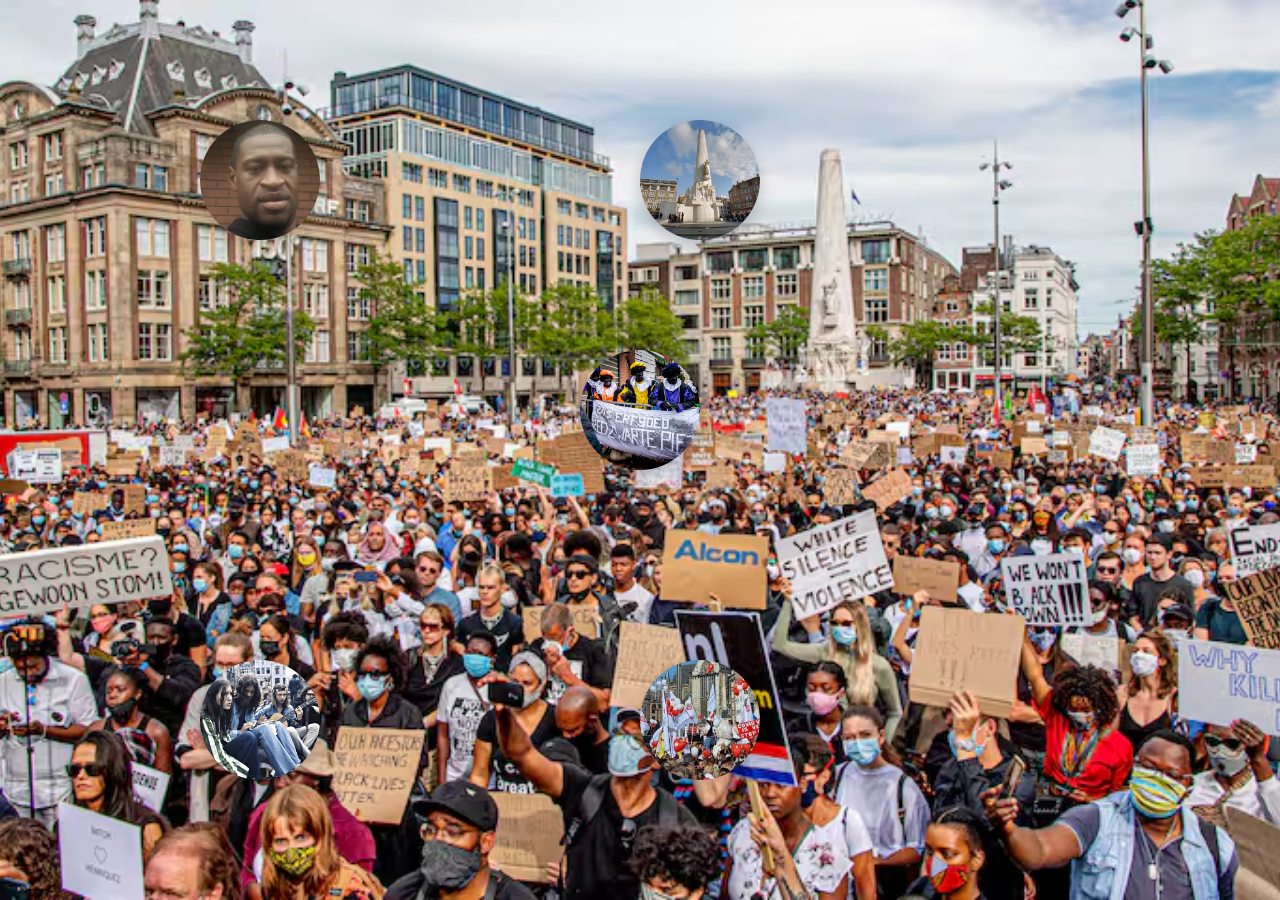
<file: index.html>
<!DOCTYPE html>
<html lang="en">
<head>
  <meta charset="UTF-8">
  <meta name="viewport" content="width=device-width, initial-scale=1.0">
  <title>De Dam</title>
  <link rel="stylesheet" href="style.css">
</head>
<body>

  <!-- Het Monument -->
  <div id="het-monument" class="bubble-container">
    <div class="bubble">
      <img src="image/Overzicht_voorzijde-Amsterdam-20357041-RCE.jpg" alt="Het Monument">
    </div>

    <div class="popup-text">
      Het Nationaal Monument op de Dam is een herdenkingsmonument voor de slachtoffers van de Tweede Wereldoorlog. Het werd onthuld in 1956 en staat symbool voor vrijheid, vrede en herdenking. Elk jaar vindt hier op 4 mei de nationale Dodenherdenking plaats.
    </div>
  </div>

  <!-- Corona Protest -->
  <div id="corona" class="bubble-container">
    <div class="bubble">
      <img src="image/Grote drukte bij coronaprotest op Dam, stoet loopt door de binnenstad.jpg" alt="Corona Protest">
    </div>

    <div class="popup-text">
      Tijdens de coronapandemie vonden op de Dam protesten plaats tegen coronamaatregelen. Sommige demonstraties trokken veel mensen, waardoor discussie ontstond over de naleving van de coronaregels.
    </div>
  </div>

  <!-- George Floyd -->
  <div id="George-Floyd" class="bubble-container">
    <div class="bubble">
      <img src="image/_112565487_floyd.png" alt="George Floyd">
    </div>

    <div class="popup-text">
      De dood van George Floyd leidde wereldwijd tot protesten tegen racisme en politiegeweld. Op de De Dam in Amsterdam kwamen op 1 juni 2020 duizenden mensen bijeen voor een grote Black Lives Matter-demonstratie om solidariteit te tonen en aandacht te vragen voor discriminatie en ongelijkheid.
    </div>
  </div>

  <!-- De jongeren -->
  <div id="jongeren" class="bubble-container">
    <div class="bubble">
      <img src="image/Jongeren_in_Amsterdam_bij_het_Monument_op_de_Dam,_Bestanddeelnr_254-9287.jpg" alt="jongeren">
    </div>

    <div class="popup-text">
      Veel jongeren werden door het Black Lives Matter-protest op de De Dam bewuster van racisme en discriminatie. Het protest motiveerde hen om zich meer uit te spreken over gelijkheid, sociale rechtvaardigheid en maatschappelijke problemen.
    </div>
  </div>

  <!-- zwarte-piet -->
  <div id="zwarte-piet" class="bubble-container">
    <div class="bubble">
      <img src="image/2017-actievoerders-voor-het-behoud-van-zwarte-piet-tijdens-de.jpg" alt="zwarte piet">
    </div>

    <div class="popup-text">
      Het Black Lives Matter-protest op de De Dam zorgde voor meer aandacht voor de discussie over Zwarte Piet. Veel mensen zagen beide onderwerpen als onderdeel van de strijd tegen racisme.
    </div>
  </div>

  <script src="script.js"></script>

</body>
</html>
</file>
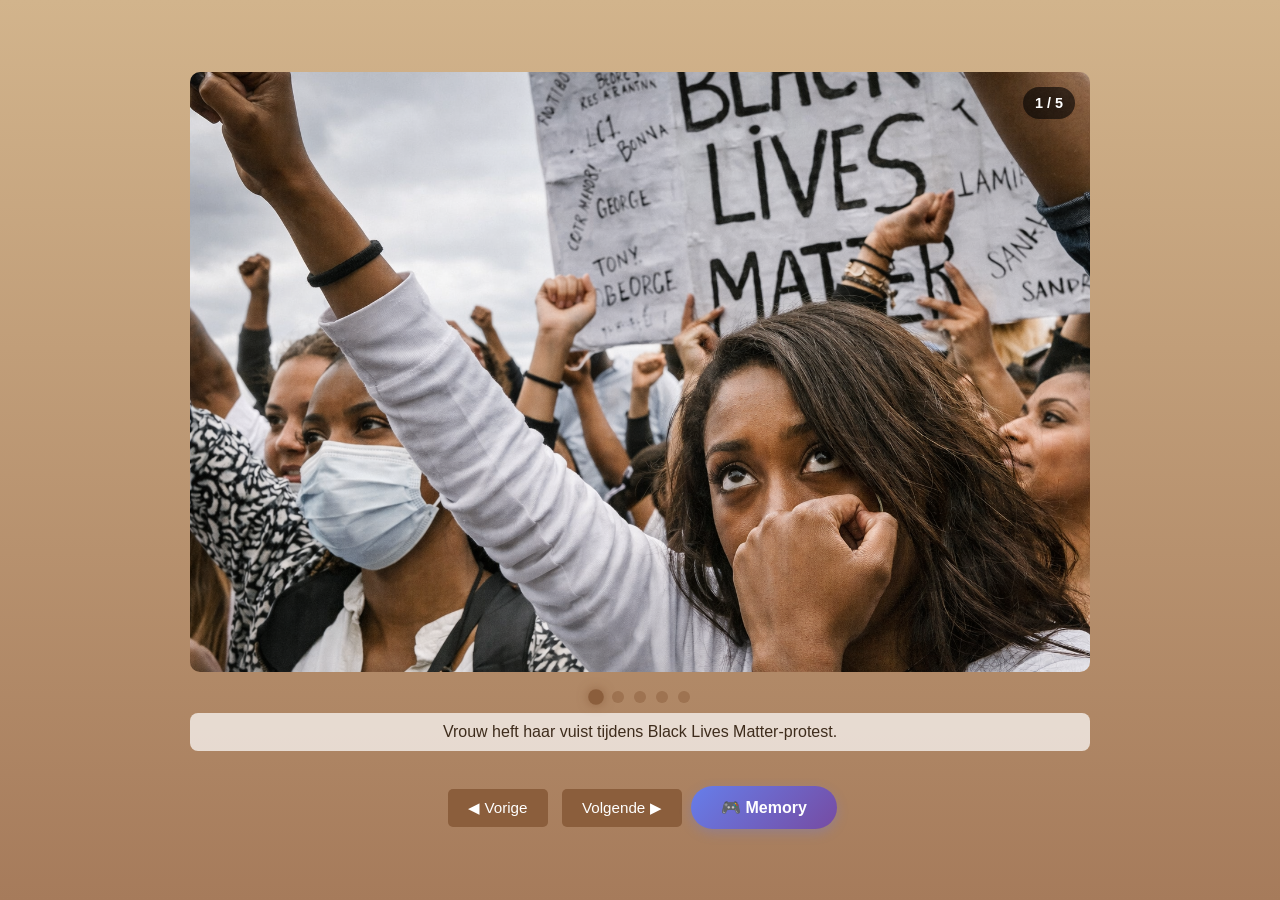
<file: Jongeren/index.html>
<!DOCTYPE html>
<html lang="nl">
<head>
  <meta charset="UTF-8">
  <meta name="viewport" content="width=device-width, initial-scale=1.0">
  <title>BLM Slideshow</title>
  <link rel="stylesheet" href="style.css">
</head>
<body>
  <div class="slideshow-container">
    <img id="slide" src="../images/Jongeren_dam.png" alt="BLM Protest Amsterdam">
    <div class="slide-counter" id="counter">1 / 5</div>
    <div class="dots-container" id="dots"></div>
    <div class="description-box" id="description"></div>
    <div class="controls">
      <button id="prev">◀ Vorige</button>
      <button id="next">Volgende ▶</button>
      <a href="minigame.html" class="minigame-link">🎮 Memory</a>
    </div>
  </div>
  <script src="script.js"></script>
</body>
</html>
</file>
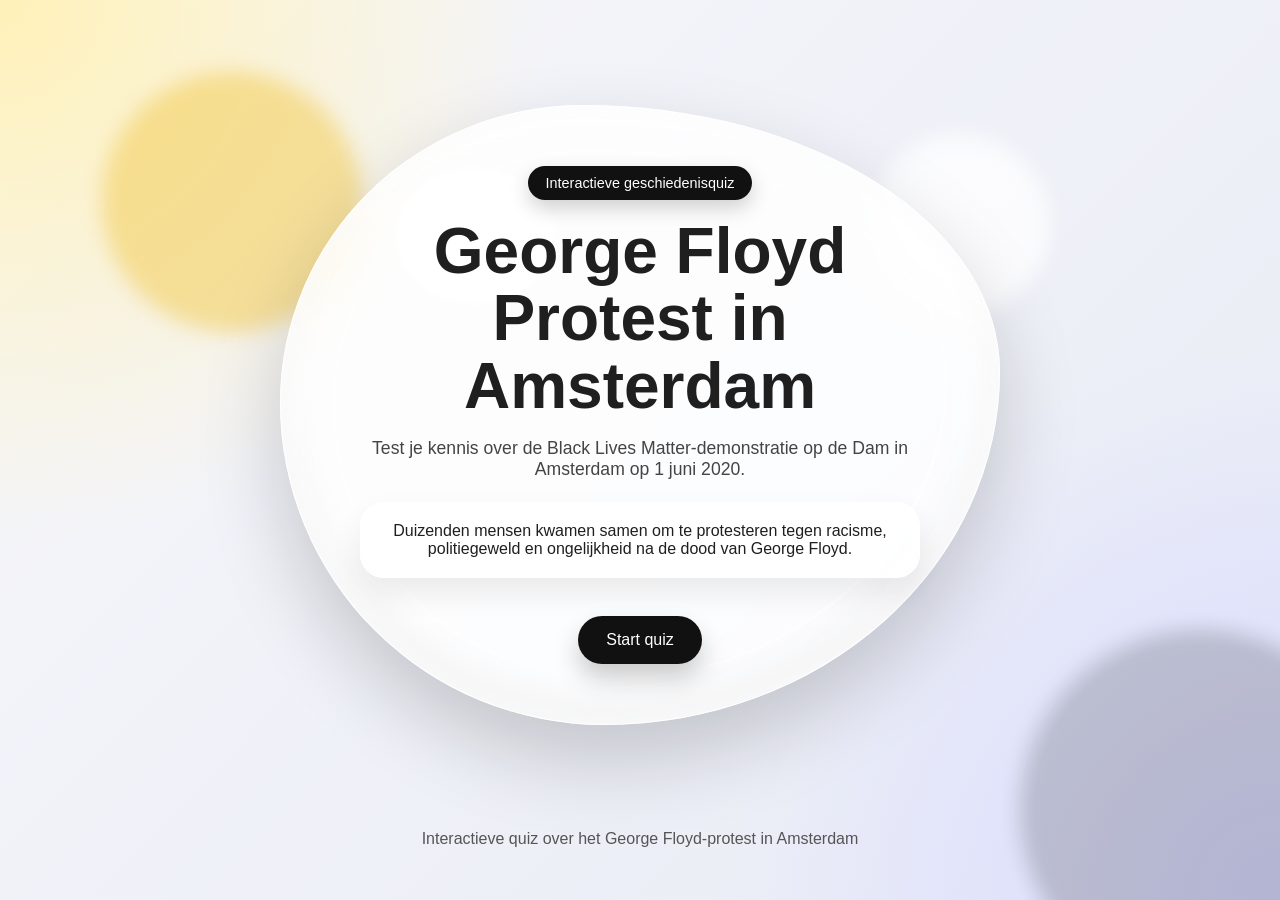
<file: Pages/Ahmed-GeorgeFloyd/index.html>
<!DOCTYPE html>
<html lang="nl">
<head>
  <meta charset="UTF-8" />
  <meta name="viewport" content="width=device-width, initial-scale=1.0" />
  <title>Quiz: George Floyd Protest in Amsterdam</title>
  <link rel="stylesheet" href="style.css" />
</head>
<body>
  <div class="bg-circle circle-one"></div>
  <div class="bg-circle circle-two"></div>
  <div class="bg-circle circle-three"></div>

  <main class="page-wrapper">
    <section class="circle-popup">
      <div id="start-screen" class="screen active">
        <p class="small-label">Interactieve geschiedenisquiz</p>
        <h1>George Floyd Protest in Amsterdam</h1>
        <p class="intro-text">
          Test je kennis over de Black Lives Matter-demonstratie op de Dam in Amsterdam op 1 juni 2020.
        </p>

        <div class="info-box">
          <p>
            Duizenden mensen kwamen samen om te protesteren tegen racisme, politiegeweld en ongelijkheid na de dood van George Floyd.
          </p>
        </div>

        <button id="start-btn" class="main-btn">Start quiz</button>
      </div>

      <div id="quiz-screen" class="screen hidden">
        <div class="quiz-top">
          <span id="question-number">Vraag 1 van 6</span>
          <span id="score-display">Score: 0</span>
        </div>

        <div class="progress-ring">
          <div class="progress-bar">
            <div id="progress-fill"></div>
          </div>
        </div>

        <h2 id="question-text">Vraag komt hier</h2>
        <div id="answer-buttons" class="answer-grid"></div>

        <p id="feedback"></p>
        <button id="next-btn" class="main-btn hidden">Volgende vraag</button>
      </div>

      <div id="result-screen" class="screen hidden">
        <p class="small-label">Resultaat</p>
        <h1>Quiz klaar!</h1>
        <p id="final-score" class="intro-text"></p>
        <p id="result-message" class="info-box"></p>
        <button id="restart-btn" class="main-btn">Opnieuw proberen</button>
      </div>
    </section>
  </main>

  <footer>
    <p>Interactieve quiz over het George Floyd-protest in Amsterdam</p>
  </footer>

  <script src="script.js"></script>
</body>
</html>
</file>
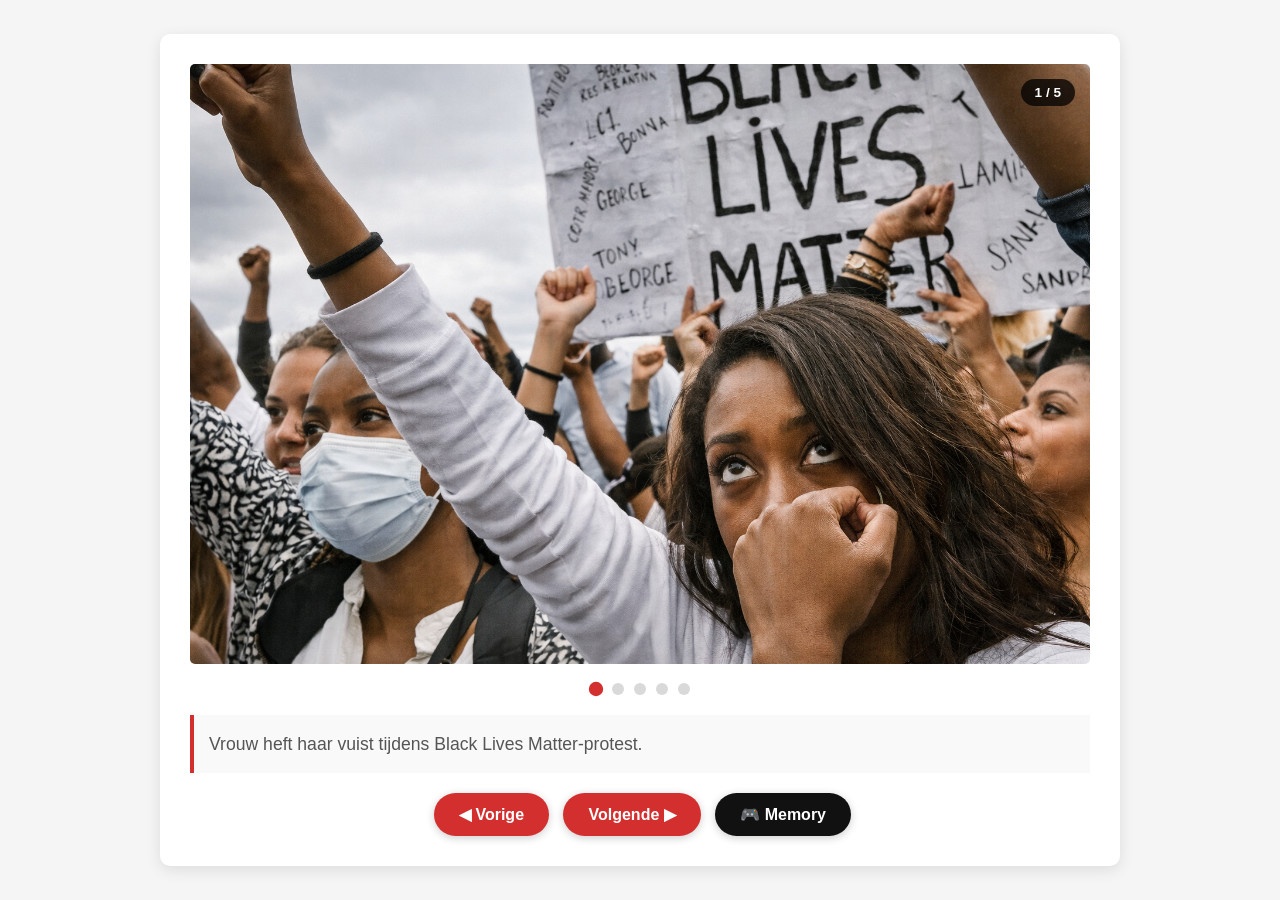
<file: Pages/Daan-Plankman-Jongeren/index.html>
<!DOCTYPE html>
<html lang="nl">
<head>
  <meta charset="UTF-8">
  <meta name="viewport" content="width=device-width, initial-scale=1.0">
  <title>BLM Slideshow</title>
  <link rel="stylesheet" href="style.css">
</head>
<body>
  <div class="slideshow-container">
    <img id="slide" src="images/Jongeren_dam.png" alt="BLM Protest Amsterdam">
    <div class="slide-counter" id="counter">1 / 5</div>
    <div class="dots-container" id="dots"></div>
    <div class="description-box" id="description"></div>
    <div class="controls">
      <button id="prev">◀ Vorige</button>
      <button id="next">Volgende ▶</button>
      <a href="minigame.html" class="minigame-link">🎮 Memory</a>
    </div>
  </div>
  <script src="script.js"></script>
</body>
</html>
</file>
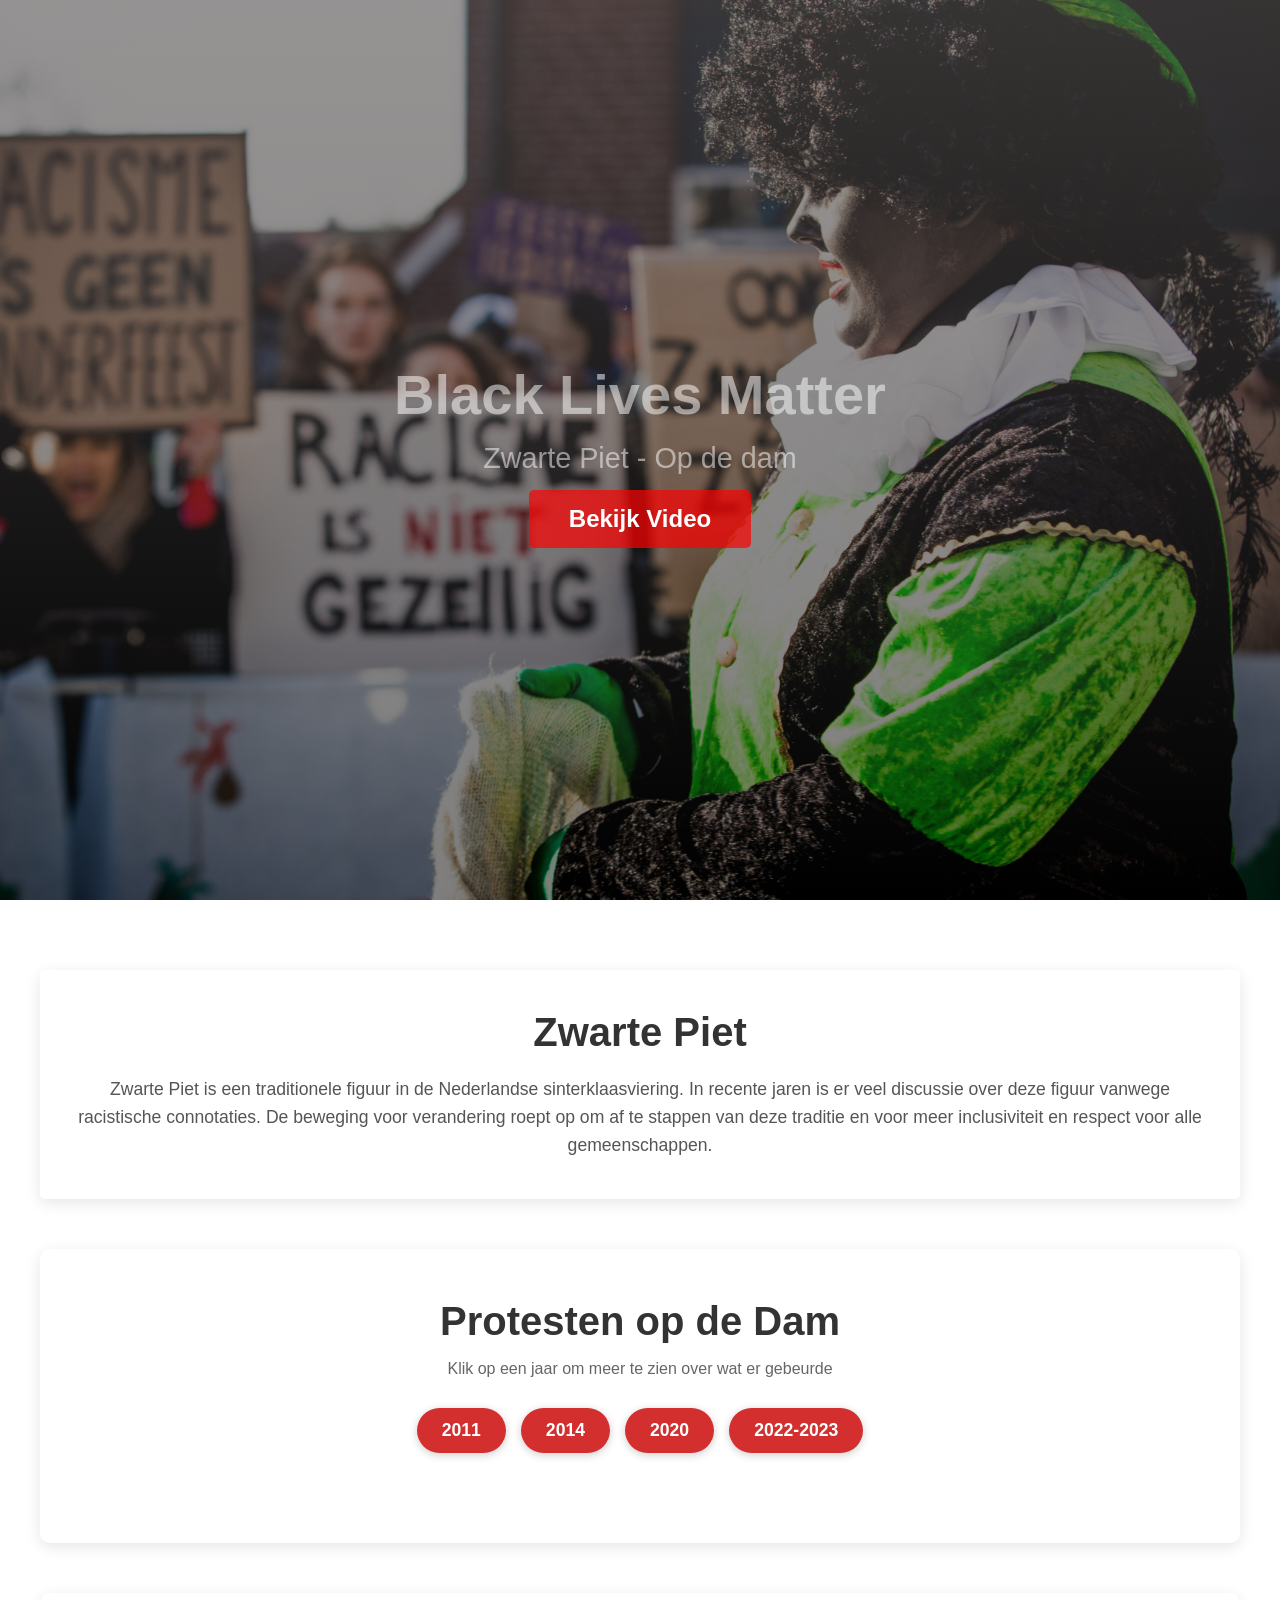
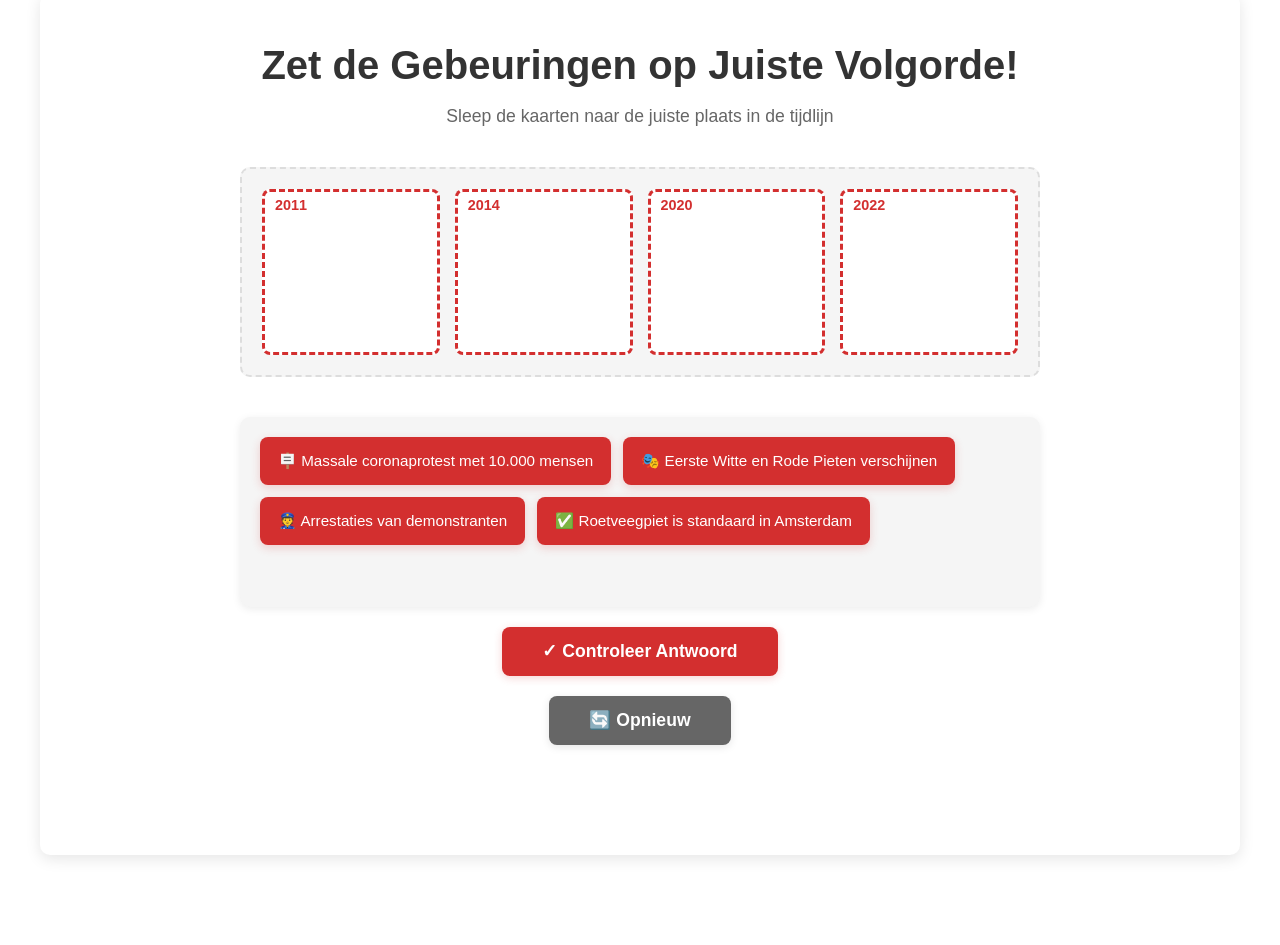
<file: Pages/Daan-Pronk-ZwartePiet/index.html>
<!DOCTYPE html>
<html lang="en">
<head>
    <meta charset="UTF-8">
    <meta name="viewport" content="width=device-width, initial-scale=1.0">
    <title>Black Lives Matter - Protest op de Dam</title>
    <link rel="stylesheet" href="style.css">
</head>
<body>
    <div class="hero-image">
        <div class="hero-text">
            <h1>Black Lives Matter</h1>
            <p>Zwarte Piet - Op de dam</p>
            <button class="play-btn" onclick="openVideoModal()">Bekijk Video</button>
        </div>
    </div>

    <div id="videoModal" class="modal">
        <div class="modal-content">
            <span class="close" onclick="closeVideoModal()">&times;</span>
            <iframe 
                width="100%" 
                height="500" 
                src="img/video.mp4" 
                frameborder="0" 
                allowfullscreen>
            </iframe>
        </div>
    </div>

    <div class="container">
        <section class="info-section">
            <h2>Zwarte Piet</h2>
            <p>
                Zwarte Piet is een traditionele figuur in de Nederlandse sinterklaasviering. In recente jaren is er veel discussie over 
                deze figuur vanwege racistische connotaties. De beweging voor verandering roept op om af te stappen van deze traditie 
                en voor meer inclusiviteit en respect voor alle gemeenschappen.
            </p>
        </section>

        <section class="timeline-section">
            <h2>Protesten op de Dam</h2>
            <p class="timeline-intro">Klik op een jaar om meer te zien over wat er gebeurde</p>
            
            <div class="timeline-container">
                <button class="timeline-button" onclick="toggleYear(2011)">2011</button>
                <button class="timeline-button" onclick="toggleYear(2014)">2014</button>
                <button class="timeline-button" onclick="toggleYear(2020)">2020</button>
                <button class="timeline-button" onclick="toggleYear(2022)">2022-2023</button>
            </div>

            <div class="timeline-content" id="year-2011">
                <h3>2011 - Het Jaar van de Eerste Arrestaties</h3>
                <div class="timeline-detail">
                    <h4>De Situatie op de Dam:</h4>
                    <p>Tijdens de landelijke intocht in Amsterdam lopen een handjevol demonstranten met shirts met de tekst 'Zwarte Piet is Racisme' rustig richting de Dam. De sfeer slaat snel om wanneer ze hardhandig door de politie worden weggedragen en gearresteerd omdat ze geen vergunning hebben.</p>
                    
                    <h4>De Betekenis:</h4>
                    <p>Dit was het absolute startschot van de moderne, zichtbare protestbeweging (met o.a. Jerry Afriyie en Quinsy Gario). Het leidde tot grote verontwaardiging over het politieoptreden.</p>

                    <img class="tijdlijn-img" src="img/2011-photo.jpg" alt="">
                </div>
            </div>

            <div class="timeline-content" id="year-2014">
                <h3>2014 - De Intocht van de 'Witte Pieten'</h3>
                <div class="timeline-detail">
                    <h4>De Situatie op de Dam:</h4>
                    <p>Het protest verschuift naar de officiële intocht op de Dam. De discussie is inmiddels ontploft. De organisatie probeert te sussen door voor het eerst 'Witte Pieten' en 'Rode Pieten' mee te laten lopen, terwijl KOZP-demonstranten op de Dam met spandoeken staan tussen het feestvierende publiek.</p>
                    
                    <h4>De Betekenis:</h4>
                    <p>Dit laat de eerste zichtbare twijfel en verandering in de traditie zien, hoewel de alternatieve Pieten destijds nog veelvuldig werden uitgejouwd.</p>
                    
                    <img class="tijdlijn-img" src="img/2014-photo.jpg" alt="">
                </div>
            </div>

            <div class="timeline-content" id="year-2020">
                <h3>2020 - Het Massale Coronaprotest</h3>
                <div class="timeline-detail">
                    <h4>De Situatie op de Dam:</h4>
                    <p>Midden in een wereldwijde pandemie stromen onverwacht niet honderden, maar ruim 10.000 mensen naar de Dam. Ze staan schouder aan schouder. De aanleiding is een internationale antiracisme-golf, maar de Zwarte Piet-discussie staat centraal op de borden.</p>
                    
                    <h4>De Betekenis:</h4>
                    <p>Het absolute kantelmoment. De schaal was zo gigantisch dat de politiek en grote bedrijven (zoals supermarkten en het Sinterklaasjournaal) diezelfde zomer nog besloten de traditionele Piet te vervangen door de Roetveegpiet.</p>
                    
                    <img class="tijdlijn-img" src="img/2020-photo.jpg" alt="">
                </div>
            </div>

            <div class="timeline-content" id="year-2022">
                <h3>2022-2023 - De Rust na de Storm</h3>
                <div class="timeline-detail">
                    <h4>De Situatie op de Dam:</h4>
                    <p>De intocht trekt over de Dam. Er zijn amper nog protesten of ME-inzetten nodig, omdat de Roetveegpiet in Amsterdam inmiddels volledig de standaard is geworden. Het debat op het plein is nagenoeg verstomd.</p>
                    
                    <h4>De Betekenis:</h4>
                    <p>Dit laat het 'eindpunt' (of de huidige status) van de transformatie op de Dam zien, waarbij de focus van de protesten is verschoven naar kleinere gemeenten buiten de Randstad.</p>
                
                    <img class="tijdlijn-img" src="img/2022-photo.jpg" alt="">

                </div>
            </div>
        </section>

        <section class="timeline-game-section">
            <h2>Zet de Gebeuringen op Juiste Volgorde!</h2>
            <p class="timeline-game-intro">Sleep de kaarten naar de juiste plaats in de tijdlijn</p>
            
            <div class="timeline-game-container">
                <div class="timeline-track" id="timelineTrack">
                    <div class="timeline-slot" data-year="2011">
                        <span class="year-label">2011</span>
                    </div>
                    <div class="timeline-slot" data-year="2014">
                        <span class="year-label">2014</span>
                    </div>
                    <div class="timeline-slot" data-year="2020">
                        <span class="year-label">2020</span>
                    </div>
                    <div class="timeline-slot" data-year="2022">
                        <span class="year-label">2022</span>
                    </div>
                </div>

                <div class="events-pool" id="eventsPool">
                    <div class="event-card" draggable="true" data-year="2020">🪧 Massale coronaprotest met 10.000 mensen</div>
                    <div class="event-card" draggable="true" data-year="2014">🎭 Eerste Witte en Rode Pieten verschijnen</div>
                    <div class="event-card" draggable="true" data-year="2011">👮 Arrestaties van demonstranten</div>
                    <div class="event-card" draggable="true" data-year="2022">✅ Roetveegpiet is standaard in Amsterdam</div>
                </div>

                <button class="check-btn" onclick="checkTimeline()">✓ Controleer Antwoord</button>
                <button class="reset-btn" onclick="resetTimeline()">🔄 Opnieuw</button>
                <div id="timelineResult" class="timeline-result"></div>
            </div>
        </section>
        </section>
    </div>

    <script src="script.js"></script>
</body>
</html>
</file>
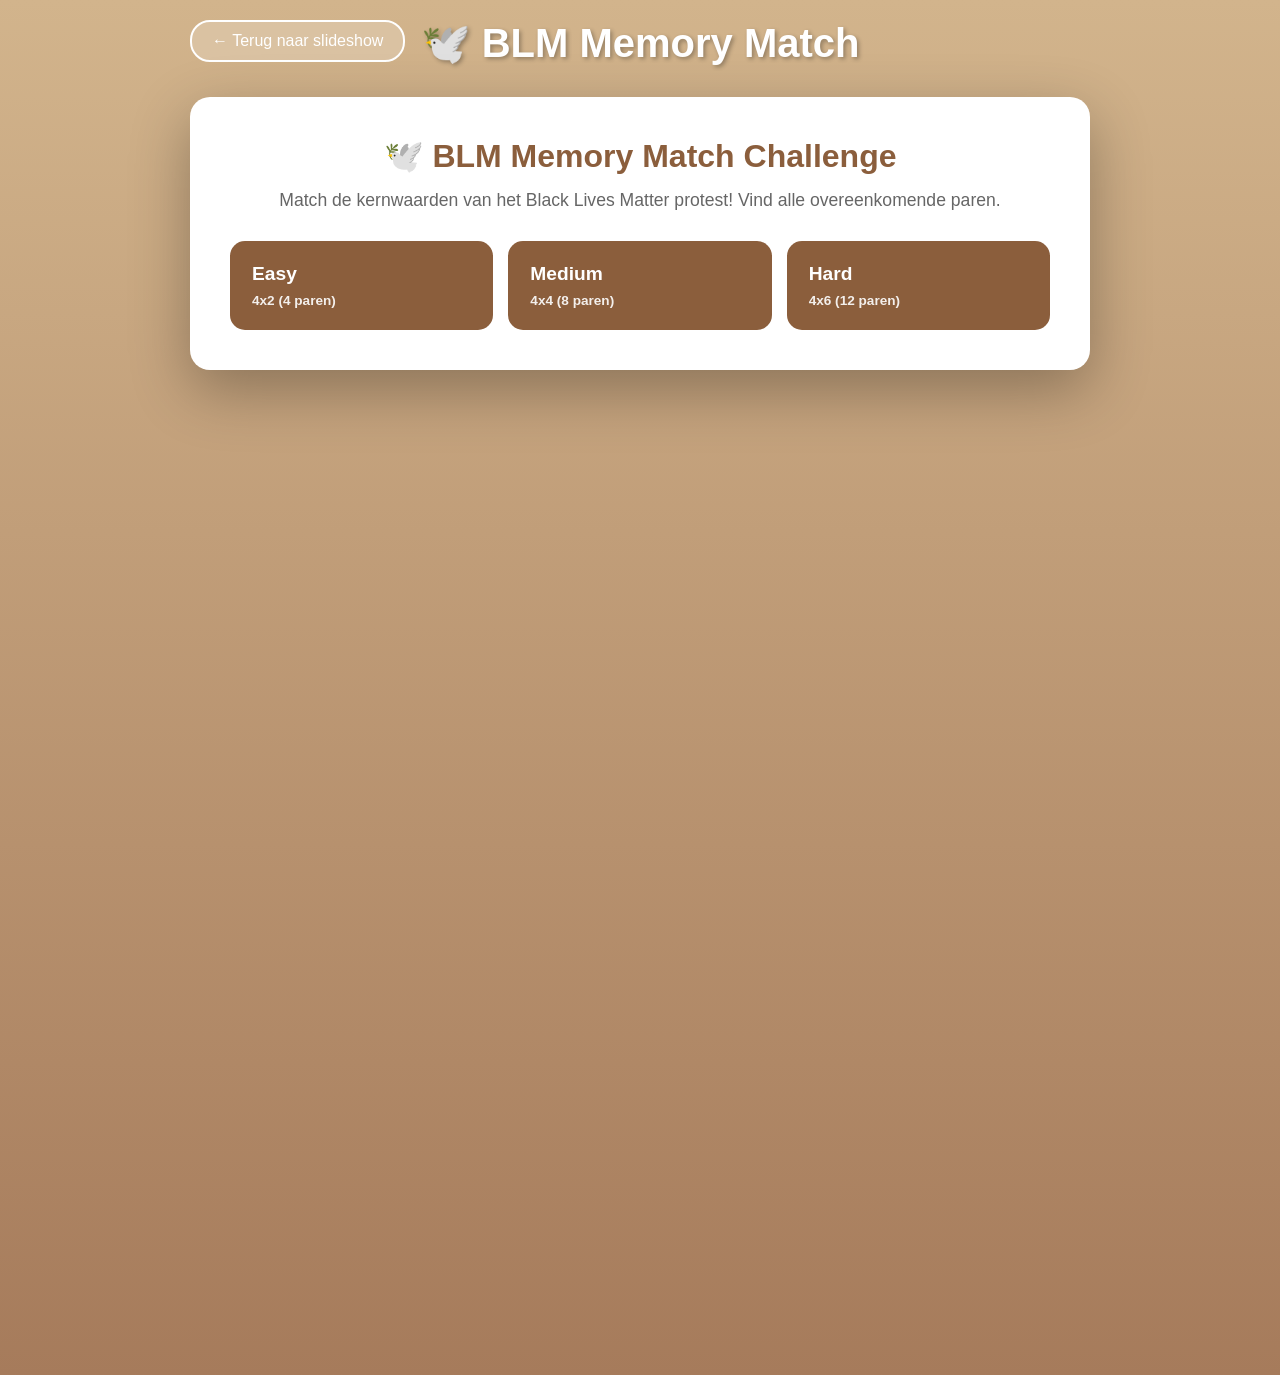
<file: Jongeren/minigame.html>
<!DOCTYPE html>
<html lang="nl">
<head>
  <meta charset="UTF-8">
  <meta name="viewport" content="width=device-width, initial-scale=1.0">
  <title>BLM Memory Match Minigame</title>
  <link rel="stylesheet" href="minigame-style.css">
</head>
<body>
  <div class="game-container">
    <div class="header">
      <h1>🕊️ BLM Memory Match</h1>
      <a href="index.html" class="home-btn">← Terug naar slideshow</a>
    </div>

    <div id="game-content">
      <!-- Start Screen -->
      <div id="start-screen" class="screen active">
        <h2>🕊️ BLM Memory Match Challenge</h2>
        <p>Match de kernwaarden van het Black Lives Matter protest! Vind alle overeenkomende paren.</p>
        <div class="difficulty-selector">
          <button class="difficulty-btn" data-difficulty="easy">
            <span>Easy</span>
            <small>4x2 (4 paren)</small>
          </button>
          <button class="difficulty-btn" data-difficulty="medium">
            <span>Medium</span>
            <small>4x4 (8 paren)</small>
          </button>
          <button class="difficulty-btn" data-difficulty="hard">
            <span>Hard</span>
            <small>4x6 (12 paren)</small>
          </button>
        </div>
      </div>

      <!-- Game Screen -->
      <div id="game-screen" class="screen">
        <div class="game-stats">
          <div class="stat">
            <span class="stat-label">Zetten:</span>
            <span class="stat-value" id="moves">0</span>
          </div>
          <div class="stat">
            <span class="stat-label">Tijd:</span>
            <span class="stat-value" id="timer">0s</span>
          </div>
          <div class="stat">
            <span class="stat-label">Paren:</span>
            <span class="stat-value"><span id="matched">0</span>/<span id="total-pairs">0</span></span>
          </div>
        </div>
        
        <div id="game-board" class="game-board"></div>
        
        <button id="restart-game-btn" class="btn-secondary">Opnieuw starten</button>
      </div>

      <!-- Win Screen -->
      <div id="win-screen" class="screen">
        <div class="win-content">
          <h2>🏆 Je hebt gewonnen!</h2>
          <div class="win-stats">
            <p>Zetten: <strong id="final-moves">0</strong></p>
            <p>Tijd: <strong id="final-time">0s</strong></p>
          </div>
          
          <div class="rating" id="rating"></div>
          
          <div class="button-group">
            <button id="play-again-btn" class="btn-primary">Opnieuw spelen</button>
            <button id="back-btn-win" class="btn-secondary">Terug naar slideshow</button>
          </div>
        </div>
      </div>
    </div>
  </div>

  <script src="minigame-script.js"></script>
</body>
</html>
</file>
<file: style.css>
body {
  font-family: Arial, sans-serif;
  min-height: 100vh;
  margin: 0;

  background-image: url("../image/onderzoek-besluitvorming-rond-black-lives-matter-protest-op-dam-was-slordig.png");
  background-repeat: no-repeat;
  background-size: cover;
  background-position: center;
}

.bubble-container {
  position: absolute;
  text-align: center;
}

/* Bubble Positions */

#het-monument {
  top: 120px;
  right: 520px;
}

#corona {
  bottom: 120px;
  right: 520px;
}

#George-Floyd {
  top: 120px;
  left: 200px;
}

#jongeren {
  bottom: 120px;
  left: 200px;
}

#zwarte-piet {
  top: 350px;
  left: 50%;
  transform: translateX(-50%);
}

/* Bubble Style */

.bubble {
  width: 120px;
  height: 120px;

  border-radius: 50%;
  overflow: hidden;
  cursor: pointer;

  box-shadow: 0 6px 15px rgba(0, 0, 0, 0.2);

  transition: transform 0.2s ease;

  display: flex;
  justify-content: center;
  align-items: center;

  margin: 0 auto;
}

.bubble:hover {
  transform: scale(1.08);
}

.bubble img {
  width: 100%;
  height: 100%;
  object-fit: cover;
}

/* Popup */

.popup-text {
  display: none;

  margin-top: 12px;
  padding: 10px 14px;

  background: white;
  border-radius: 14px;

  max-width: 220px;

  font-size: 14px;
  line-height: 1.4;

  box-shadow: 0 4px 10px rgba(0, 0, 0, 0.15);

  animation: popUp 0.25s ease;
}

.popup-text.show {
  display: inline-block;
}

@keyframes popUp {
  from {
    opacity: 0;
    transform: translateY(-5px) scale(0.95);
  }

  to {
    opacity: 1;
    transform: translateY(0) scale(1);
  }
}
</file>
<file: Jongeren/style.css>
body {
  margin: 0;
  font-family: 'Segoe UI', sans-serif;
  background: linear-gradient(to bottom, #d2b48c, #a67b5b);
  display: flex;
  justify-content: center;
  align-items: center;
  height: 100vh;
}

.slideshow-container {
  position: relative;
  width: 80%;
  max-width: 900px;
  text-align: center;
}

.slideshow-container img {
  width: 100%;
  height: auto;
  border-radius: 10px;
  object-fit: cover;
  image-rendering: crisp-edges;
}

.slideshow-container img.slideTransition {
  animation: slideTransition 0.8s ease-in-out;
}

@keyframes slideTransition {
  0% {
    opacity: 0;
    transform: translateX(30px) scale(0.95);
  }
  50% {
    opacity: 0.5;
  }
  100% {
    opacity: 1;
    transform: translateX(0) scale(1);
  }
}

.description-box {
  background-color: rgba(255, 255, 255, 0.7);
  color: #3e2c1c;
  padding: 10px;
  border-radius: 8px;
  margin-top: 10px;
  font-size: 1rem;
}

.controls {
  margin-top: 15px;
}

button {
  background-color: #8b5e3c;
  color: white;
  border: none;
  padding: 10px 20px;
  margin: 0 5px;
  border-radius: 5px;
  cursor: pointer;
  transition: all 0.3s ease;
  font-weight: 500;
  font-size: 0.95rem;
}

button:hover {
  background-color: #6d4830;
  transform: scale(1.05);
  box-shadow: 0 4px 8px rgba(0, 0, 0, 0.3);
}

button:active {
  transform: scale(0.98);
}

.slide-counter {
  position: absolute;
  top: 15px;
  right: 15px;
  background-color: rgba(0, 0, 0, 0.6);
  color: white;
  padding: 8px 12px;
  border-radius: 20px;
  font-size: 0.9rem;
  font-weight: bold;
}

.dots-container {
  display: flex;
  justify-content: center;
  gap: 10px;
  margin-top: 15px;
}

.dot {
  width: 12px;
  height: 12px;
  border-radius: 50%;
  background-color: rgba(139, 94, 60, 0.5);
  cursor: pointer;
  transition: all 0.3s ease;
}

.dot:hover {
  background-color: rgba(139, 94, 60, 0.8);
  transform: scale(1.2);
}

.dot.active {
  background-color: #8b5e3c;
  box-shadow: 0 0 8px rgba(139, 94, 60, 0.8);
  transform: scale(1.3);
}

.minigame-link {
  display: inline-block;
  margin-top: 20px;
  background: linear-gradient(135deg, #667eea 0%, #764ba2 100%);
  color: white;
  padding: 12px 30px;
  border-radius: 25px;
  text-decoration: none;
  font-weight: 600;
  cursor: pointer;
  transition: all 0.3s ease;
  box-shadow: 0 4px 12px rgba(102, 126, 234, 0.3);
}

.minigame-link:hover {
  transform: translateY(-3px);
  box-shadow: 0 8px 20px rgba(102, 126, 234, 0.5);
}

.minigame-link:active {
  transform: translateY(-1px);
}
</file>
<file: Pages/Ahmed-GeorgeFloyd/style.css>
* {
  margin: 0;
  padding: 0;
  box-sizing: border-box;
}

html {
  scroll-behavior: smooth;
}

body {
  min-height: 100vh;
  font-family: Arial, Helvetica, sans-serif;
  background:
    radial-gradient(circle at top left, #fff1b8, transparent 35%),
    radial-gradient(circle at bottom right, #d7d9ff, transparent 35%),
    linear-gradient(135deg, #f7f7fb, #e8ebf5);
  color: #1f1f1f;
  overflow-x: hidden;
}

.bg-circle {
  position: fixed;
  border-radius: 50%;
  z-index: -1;
  filter: blur(10px);
  opacity: 0.5;
  animation: float 7s ease-in-out infinite;
}

.circle-one {
  width: 260px;
  height: 260px;
  background: #f2c94c;
  top: 8%;
  left: 8%;
}

.circle-two {
  width: 360px;
  height: 360px;
  background: #111;
  right: -100px;
  bottom: -90px;
  opacity: 0.18;
  animation-delay: 1.5s;
}

.circle-three {
  width: 180px;
  height: 180px;
  background: #ffffff;
  right: 18%;
  top: 15%;
  opacity: 0.75;
  animation-delay: 3s;
}

.page-wrapper {
  min-height: calc(100vh - 70px);
  display: flex;
  align-items: center;
  justify-content: center;
  padding: 40px 20px;
}

.circle-popup {
  width: min(92vw, 720px);
  min-height: 620px;
  padding: 55px;
  border-radius: 42% 58% 55% 45% / 48% 43% 57% 52%;
  background: rgba(255, 255, 255, 0.82);
  backdrop-filter: blur(20px);
  box-shadow:
    0 35px 80px rgba(0, 0, 0, 0.18),
    inset 0 0 40px rgba(255, 255, 255, 0.9),
    inset 0 -18px 40px rgba(0, 0, 0, 0.06);
  border: 1px solid rgba(255, 255, 255, 0.9);
  display: flex;
  align-items: center;
  justify-content: center;
  animation: popIn 0.9s cubic-bezier(0.16, 1, 0.3, 1), morph 8s ease-in-out infinite;
  position: relative;
}

.circle-popup::before {
  content: "";
  position: absolute;
  width: 22%;
  height: 22%;
  top: 10%;
  left: 16%;
  border-radius: 50%;
  background: rgba(255, 255, 255, 0.75);
  filter: blur(2px);
}

.circle-popup::after {
  content: "";
  position: absolute;
  width: 85%;
  height: 85%;
  border-radius: inherit;
  border: 2px solid rgba(255, 255, 255, 0.55);
  pointer-events: none;
}

.screen {
  width: 100%;
  max-width: 560px;
  text-align: center;
  position: relative;
  z-index: 2;
  animation: softFade 0.45s ease;
}

.hidden {
  display: none;
}

.small-label {
  display: inline-block;
  background: #111;
  color: white;
  padding: 9px 18px;
  border-radius: 999px;
  font-size: 0.9rem;
  margin-bottom: 18px;
  box-shadow: 0 8px 20px rgba(0, 0, 0, 0.18);
}

h1 {
  font-size: clamp(2.1rem, 6vw, 4rem);
  line-height: 1.05;
  margin-bottom: 18px;
}

h2 {
  font-size: clamp(1.6rem, 4vw, 2.4rem);
  line-height: 1.2;
  margin-bottom: 24px;
}

.intro-text {
  font-size: 1.1rem;
  margin-bottom: 22px;
  color: #444;
}

.info-box {
  background: rgba(255, 255, 255, 0.75);
  border-radius: 24px;
  padding: 20px;
  margin: 20px 0;
  box-shadow:
    0 15px 30px rgba(0, 0, 0, 0.08),
    inset 0 0 20px rgba(255, 255, 255, 0.9);
}

.info-box p {
  margin: 0;
}

.main-btn {
  border: none;
  background: #111;
  color: white;
  padding: 15px 28px;
  border-radius: 999px;
  font-size: 1rem;
  cursor: pointer;
  margin-top: 18px;
  transition:
    transform 0.25s ease,
    box-shadow 0.25s ease,
    background 0.25s ease;
  box-shadow: 0 14px 26px rgba(0, 0, 0, 0.2);
}

.main-btn:hover {
  transform: translateY(-5px) scale(1.04);
  background: #2b2b2b;
  box-shadow: 0 22px 35px rgba(0, 0, 0, 0.25);
}

.main-btn:active {
  transform: translateY(-1px) scale(0.98);
}

.quiz-top {
  display: flex;
  justify-content: space-between;
  gap: 15px;
  margin-bottom: 18px;
  font-weight: bold;
  color: #333;
}

.progress-ring {
  background: rgba(255, 255, 255, 0.6);
  padding: 8px;
  border-radius: 999px;
  margin-bottom: 28px;
  box-shadow: inset 0 0 12px rgba(0, 0, 0, 0.08);
}

.progress-bar {
  height: 12px;
  background: #e4e4e4;
  border-radius: 999px;
  overflow: hidden;
}

#progress-fill {
  height: 100%;
  width: 0%;
  background: #f2c94c;
  border-radius: 999px;
  transition: width 0.55s cubic-bezier(0.16, 1, 0.3, 1);
}

.answer-grid {
  display: grid;
  gap: 14px;
  margin-top: 20px;
}

.answer-btn {
  border: 2px solid rgba(0, 0, 0, 0.08);
  background: rgba(255, 255, 255, 0.9);
  color: #222;
  padding: 16px 18px;
  border-radius: 20px;
  cursor: pointer;
  font-size: 1rem;
  text-align: left;
  transition:
    transform 0.25s ease,
    background 0.25s ease,
    border-color 0.25s ease,
    box-shadow 0.25s ease;
  box-shadow: 0 10px 22px rgba(0, 0, 0, 0.06);
}

.answer-btn:hover {
  transform: translateX(8px) scale(1.02);
  border-color: #f2c94c;
  box-shadow: 0 16px 30px rgba(0, 0, 0, 0.12);
}

.answer-btn:disabled {
  cursor: not-allowed;
}

.correct {
  background: #c8f7c5;
  border-color: #27ae60;
  animation: answerPop 0.35s ease;
}

.wrong {
  background: #ffd1d1;
  border-color: #c0392b;
  animation: shake 0.35s ease;
}

#feedback {
  min-height: 30px;
  margin-top: 18px;
  font-weight: bold;
}

footer {
  text-align: center;
  color: #555;
  padding: 0 20px 25px;
}

footer p {
  margin: 0;
}

@keyframes popIn {
  from {
    opacity: 0;
    transform: scale(0.45) translateY(40px);
  }

  to {
    opacity: 1;
    transform: scale(1) translateY(0);
  }
}

@keyframes morph {
  0% {
    border-radius: 42% 58% 55% 45% / 48% 43% 57% 52%;
  }

  50% {
    border-radius: 58% 42% 45% 55% / 43% 57% 43% 57%;
  }

  100% {
    border-radius: 42% 58% 55% 45% / 48% 43% 57% 52%;
  }
}

@keyframes float {
  0% {
    transform: translateY(0) scale(1);
  }

  50% {
    transform: translateY(-25px) scale(1.05);
  }

  100% {
    transform: translateY(0) scale(1);
  }
}

@keyframes softFade {
  from {
    opacity: 0;
    transform: scale(0.96) translateY(10px);
  }

  to {
    opacity: 1;
    transform: scale(1) translateY(0);
  }
}

@keyframes answerPop {
  0% {
    transform: scale(1);
  }

  50% {
    transform: scale(1.04);
  }

  100% {
    transform: scale(1);
  }
}

@keyframes shake {
  0% {
    transform: translateX(0);
  }

  25% {
    transform: translateX(-6px);
  }

  50% {
    transform: translateX(6px);
  }

  75% {
    transform: translateX(-4px);
  }

  100% {
    transform: translateX(0);
  }
}

@media (max-width: 700px) {
  .page-wrapper {
    padding: 25px 14px;
  }

  .circle-popup {
    width: 100%;
    min-height: auto;
    padding: 35px 24px;
    border-radius: 32px;
    animation: popIn 0.9s cubic-bezier(0.16, 1, 0.3, 1);
  }

  .circle-popup::before,
  .circle-popup::after {
    display: none;
  }

  .quiz-top {
    flex-direction: column;
    align-items: center;
  }

  .answer-btn {
    text-align: center;
  }
}
</file>
<file: Pages/Daan-Plankman-Jongeren/style.css>
body {
  margin: 0;
  font-family: 'Arial', sans-serif;
  background-color: #f5f5f5;
  color: #333;
  display: flex;
  justify-content: center;
  align-items: center;
  height: 100vh;
}

.slideshow-container {
  position: relative;
  width: 80%;
  max-width: 900px;
  text-align: center;
  background-color: #fff;
  padding: 30px;
  border-radius: 10px;
  box-shadow: 0 4px 15px rgba(0, 0, 0, 0.1);
}

.slideshow-container img {
  width: 100%;
  height: auto;
  border-radius: 5px;
  object-fit: cover;
}

.slideshow-container img.slideTransition {
  animation: slideTransition 0.4s ease;
}

@keyframes slideTransition {
  from {
    opacity: 0;
    transform: translateY(-5px);
  }
  to {
    opacity: 1;
    transform: translateY(0);
  }
}

.description-box {
  color: #555;
  font-size: 1.1rem;
  line-height: 1.6;
  margin: 20px 0;
  padding: 15px;
  border-left: 4px solid #d32f2f;
  background-color: #f9f9f9;
  text-align: left;
}

.controls {
  margin-top: 20px;
}

button {
  background-color: #d32f2f;
  color: white;
  border: none;
  padding: 12px 25px;
  margin: 0 5px;
  border-radius: 25px;
  cursor: pointer;
  transition: all 0.3s ease;
  font-weight: bold;
  font-size: 1rem;
  box-shadow: 0 2px 8px rgba(0, 0, 0, 0.2);
}

button:hover {
  background-color: #c71c1c;
  transform: translateY(-2px);
  box-shadow: 0 4px 12px rgba(0, 0, 0, 0.3);
}

.slide-counter {
  position: absolute;
  top: 45px;
  right: 45px;
  background-color: rgba(0, 0, 0, 0.75);
  color: white;
  padding: 6px 14px;
  border-radius: 20px;
  font-size: 0.85rem;
  font-weight: bold;
}

.dots-container {
  display: flex;
  justify-content: center;
  gap: 10px;
  margin-top: 15px;
}

.dot {
  width: 12px;
  height: 12px;
  border-radius: 50%;
  background-color: rgba(0, 0, 0, 0.15);
  cursor: pointer;
  transition: all 0.3s ease;
}

.dot:hover {
  background-color: rgba(211, 47, 47, 0.5);
}

.dot.active {
  background-color: #d32f2f;
  transform: scale(1.2);
}

.minigame-link {
  display: inline-block;
  margin-top: 0;
  margin-left: 5px;
  background: #111;
  color: white;
  padding: 12px 25px;
  border-radius: 25px;
  text-decoration: none;
  font-weight: bold;
  font-size: 1rem;
  cursor: pointer;
  transition: all 0.3s ease;
  box-shadow: 0 2px 8px rgba(0, 0, 0, 0.2);
}

.minigame-link:hover {
  background-color: #2b2b2b;
  transform: translateY(-2px);
  box-shadow: 0 4px 12px rgba(0, 0, 0, 0.3);
}

@media (max-width: 768px) {
  .slideshow-container {
    width: 95%;
    padding: 15px;
  }
  .slide-counter {
    top: 25px;
    right: 25px;
  }
  button, .minigame-link {
    padding: 10px 15px;
    font-size: 0.9rem;
  }
}
</file>
<file: Pages/Daan-Pronk-ZwartePiet/style.css>
body, html {
    height: 100%;
    margin: 0;
    font-size: 16px;
    font-family: "Arial", sans-serif;
    scroll-behavior: smooth;
}

.hero-image {
  background-image: linear-gradient(rgba(87, 82, 82, 0.623), rgba(0, 0, 0, 0.5)), url("img/heroImg.jpg");
  height: 100vh;
  background-position: center;
  background-repeat: no-repeat;
  background-size: cover;
  position: relative;
}

.hero-text {
  text-align: center;
  position: absolute;
  width: 100%;
  top: 50%;
  left: 50%;
  transform: translate(-50%, -50%);
  font-family: "Arial Black", "Arial Bold", Gadget, sans-serif;
  color: rgba(255, 255, 255, 0.514);
}

.hero-text h1 {
  font-size: 3.5rem;
  margin: 10px 0;
}

.hero-text p {
  font-size: 1.8rem;
  margin: 15px 0;
}

.play-btn {
  font-size: 1.5rem;
  padding: 15px 40px;
  cursor: pointer;
  background-color: rgba(255, 0, 0, 0.7);
  color: white;
  border: none;
  border-radius: 5px;
  transition: background-color 0.3s;
  font-weight: bold;
}

.play-btn:hover {
  background-color: rgba(255, 0, 0, 0.9);
}

.modal {
  display: none;
  position: fixed;
  z-index: 1000;
  left: 0;
  top: 0;
  width: 100%;
  height: 100%;
  background-color: rgba(0, 0, 0, 0.9);
  justify-content: center;
  align-items: center;
}

.modal-content {
  position: relative;
  width: 90%;
  max-width: 900px;
  height: auto;
}

.close {
  position: absolute;
  right: -40px;
  top: -40px;
  color: white;
  font-size: 40px;
  font-weight: bold;
  cursor: pointer;
  z-index: 1001;
}

.close:hover {
  color: #ccc;
}

.container {
  max-width: 1200px;
  margin: 0 auto;
  padding: 40px 20px;
}

.info-section {
  background-color: #ffff;
  padding: 40px 30px;
  margin: 30px 0;
  border-radius: 5px;
  box-shadow: 0 4px 15px rgba(0, 0, 0, 0.1);
  text-align: center;
}

.info-section h2 {
  color: #333;
  font-size: 2.5rem;
  margin-top: 0;
  margin-bottom: 20px;
}

.info-section p {
  color: #555;
  font-size: 1.1rem;
  line-height: 1.6;
  margin: 0;
}

.events-section {
  background-color: #fff;
  padding: 40px 30px;
  margin: 40px 0;
}

.events-section h2 {
  color: #333;
  font-size: 2.5rem;
  text-align: center;
  margin-bottom: 40px;
}

.events-text {
  max-width: 900px;
  margin: 0 auto;
}

.events-text p {
  color: #555;
  font-size: 1.1rem;
  line-height: 1.8;
  margin: 20px 0;
  padding: 15px;
  border-left: 4px solid #d32f2f;
  background-color: #f9f9f9;
}

@media (max-width: 768px) {
  .hero-text h1 {
    font-size: 2.5rem;
  }
  
  .hero-text p {
    font-size: 1.3rem;
  }
  
  .play-btn {
    font-size: 1.2rem;
    padding: 12px 30px;
  }

  .info-section h2 {
    font-size: 2rem;
  }

  .info-section p {
    font-size: 1rem;
  }

  .events-section h2 {
    font-size: 2rem;
  }

  .close {
    right: 10px;
    top: 10px;
  }
}

@media (max-width: 480px) {
  .hero-text h1 {
    font-size: 1.8rem;
  }
  
  .hero-text p {
    font-size: 1rem;
  }
  
  .play-btn {
    font-size: 1rem;
    padding: 10px 20px;
  }

  .container {
    padding: 20px 10px;
  }

  .info-section {
    padding: 20px 15px;
    margin: 20px 0;
  }

  .info-section h2 {
    font-size: 1.5rem;
    margin-bottom: 15px;
  }

  .info-section p {
    font-size: 0.95rem;
  }

  .events-section {
    padding: 20px 10px;
  }

  .events-section h2 {
    font-size: 1.5rem;
    margin-bottom: 20px;
  }

  .events-text p {
    font-size: 0.95rem;
    padding: 12px;
  }

  .modal-content {
    width: 95%;
  }
}

.timeline-section {
  background-color: #fff;
  padding: 50px 30px;
  margin: 50px 0;
  border-radius: 10px;
  box-shadow: 0 4px 15px rgba(0, 0, 0, 0.1);
}

.timeline-section h2 {
  text-align: center;
  color: #333;
  font-size: 2.5rem;
  margin-top: 0;
  margin-bottom: 15px;
}

.timeline-intro {
  text-align: center;
  color: #666;
  font-size: 1rem;
  margin-bottom: 30px;
}

.timeline-container {
  display: flex;
  justify-content: center;
  gap: 15px;
  margin-bottom: 40px;
  flex-wrap: wrap;
}

.timeline-button {
  background-color: #d32f2f;
  color: white;
  border: none;
  padding: 12px 25px;
  border-radius: 25px;
  font-size: 1.1rem;
  font-weight: bold;
  cursor: pointer;
  transition: all 0.3s ease;
  box-shadow: 0 2px 8px rgba(0, 0, 0, 0.2);
}

.timeline-button:hover {
  background-color: #d32f2f;
  transform: translateY(-2px);
  box-shadow: 0 4px 12px rgba(0, 0, 0, 0.3);
}

.timeline-button.active {
  background-color: #d32f2f;
  box-shadow: 0 4px 15px rgba(211, 47, 47, 0.4);
}

.timeline-content {
  display: none;
  background-color: #f5f5f5;
  padding: 30px;
  margin-bottom: 30px;
  border-radius: 8px;
  border-left: 5px solid #d32f2f;
  animation: slideIn 0.4s ease;
}

.tijdlijn-img{
  width: 100%;
  height: 100%;
}

.timeline-content.active {
  display: block;
}

.timeline-content h3 {
  color: #333;
  font-size: 1.8rem;
  margin-top: 0;
  margin-bottom: 20px;
}

.timeline-detail h4 {
  color: #d32f2f;
  font-size: 1.2rem;
  margin-top: 20px;
  margin-bottom: 10px;
}

.timeline-detail p {
  color: #555;
  font-size: 1rem;
  line-height: 1.7;
  margin: 0 0 15px 0;
}

@keyframes slideIn {
  from {
    opacity: 0;
    transform: translateY(-10px);
  }
  to {
    opacity: 1;
    transform: translateY(0);
  }
}

@media (max-width: 768px) {
  .timeline-section {
    padding: 30px 20px;
  }

  .timeline-section h2 {
    font-size: 1.8rem;
  }

  .timeline-container {
    gap: 10px;
  }

  .timeline-button {
    padding: 10px 20px;
    font-size: 1rem;
  }

  .timeline-content {
    padding: 20px;
  }

  .timeline-content h3 {
    font-size: 1.4rem;
  }
}

.timeline-game-section {
  background-color: #fff;
  padding: 50px 30px;
  margin: 50px 0;
  border-radius: 10px;
  box-shadow: 0 4px 15px rgba(0, 0, 0, 0.1);
}

.timeline-game-section h2 {
  text-align: center;
  color: #333;
  font-size: 2.5rem;
  margin-top: 0;
  margin-bottom: 10px;
}

.timeline-game-intro {
  text-align: center;
  color: #666;
  font-size: 1.1rem;
  margin-bottom: 40px;
}

.timeline-game-container {
  max-width: 800px;
  margin: 0 auto;
}

.timeline-track {
  display: grid;
  grid-template-columns: repeat(4, 1fr);
  gap: 15px;
  margin-bottom: 40px;
  padding: 20px;
  background-color: #f5f5f5;
  border-radius: 10px;
  border: 2px dashed #ddd;
}

.timeline-slot {
  background-color: white;
  border: 3px dashed #d32f2f;
  border-radius: 8px;
  padding: 20px;
  min-height: 120px;
  display: flex;
  align-items: center;
  justify-content: center;
  position: relative;
  transition: all 0.3s ease;
  cursor: pointer;
}

.timeline-slot:hover {
  border-color: #d32f2f;
  background-color: #fff9f9;
  box-shadow: 0 4px 12px rgba(211, 47, 47, 0.1);
}

.year-label {
  position: absolute;
  top: 5px;
  left: 10px;
  font-weight: bold;
  color: #d32f2f;
  font-size: 0.9rem;
}

.events-pool {
  background-color: #f5f5f5;
  border-radius: 10px;
  padding: 20px;
  margin-bottom: 20px;
  min-height: 150px;
  display: flex;
  flex-wrap: wrap;
  gap: 12px;
  align-items: flex-start;
  align-content: flex-start;
  box-shadow: 0 2px 8px rgba(0, 0, 0, 0.08);
}

.event-card {
  background-color: #d32f2f;
  color: white;
  padding: 15px 18px;
  border-radius: 8px;
  cursor: pointer;
  user-select: none;
  font-weight: 500;
  font-size: 0.95rem;
  box-shadow: 0 3px 10px rgba(211, 47, 47, 0.2);
  transition: all 0.3s ease;
  max-width: calc(50% - 6px);
}

.event-card:hover {
  transform: translateY(-3px);
  box-shadow: 0 5px 15px rgba(211, 47, 47, 0.3);
  background-color: #c71c1c;
}

.event-card.selected {
  outline: 4px solid #3498db;
  background-color: #b81d1d;
  box-shadow: 0 0 15px rgba(52, 152, 219, 0.6);
  transform: translateY(-3px) scale(1.02);
}

.event-card.correct {
  background-color: #4caf50;
  box-shadow: 0 3px 10px rgba(76, 175, 80, 0.3);
}

.event-card.wrong {
  background-color: #f44336;
  box-shadow: 0 3px 10px rgba(244, 67, 54, 0.3);
  animation: shake 0.4s ease;
}

.check-btn {
  background-color: #d32f2f;
  color: white;
  border: none;
  padding: 14px 40px;
  border-radius: 8px;
  font-size: 1.1rem;
  font-weight: bold;
  cursor: pointer;
  transition: all 0.3s ease;
  display: block;
  margin: 0 auto 20px;
  box-shadow: 0 2px 8px rgba(211, 47, 47, 0.2);
}

.check-btn:hover {
  background-color: #c71c1c;
  transform: translateY(-2px);
  box-shadow: 0 4px 12px rgba(211, 47, 47, 0.3);
}

.reset-btn {
  background-color: #666;
  color: white;
  border: none;
  padding: 14px 40px;
  border-radius: 8px;
  font-size: 1.1rem;
  font-weight: bold;
  cursor: pointer;
  transition: all 0.3s ease;
  display: block;
  margin: 0 auto 20px;
  box-shadow: 0 2px 8px rgba(0, 0, 0, 0.1);
}

.reset-btn:hover {
  background-color: #555;
  transform: translateY(-2px);
  box-shadow: 0 4px 12px rgba(0, 0, 0, 0.15);
}

.timeline-result {
  text-align: center;
  min-height: 40px;
  display: flex;
  align-items: center;
  justify-content: center;
}

.result-text {
  color: #333;
  font-size: 1.2rem;
  font-weight: bold;
  margin: 0;
  padding: 15px 20px;
  border-radius: 8px;
  animation: slideInDown 0.4s ease;
}

.result-text.success {
  background-color: #f1f8f5;
  border: 2px solid #4caf50;
  color: #2e7d32;
}

.result-text.error {
  background-color: #fff3f0;
  border: 2px solid #f44336;
  color: #c62828;
}

@keyframes slideInDown {
  from {
    opacity: 0;
    transform: translateY(-10px);
  }
  to {
    opacity: 1;
    transform: translateY(0);
  }
}

@keyframes shake {
  0%, 100% { transform: translateX(0); }
  25% { transform: translateX(-5px); }
  75% { transform: translateX(5px); }
}

@media (max-width: 768px) {
  .timeline-track {
    grid-template-columns: repeat(2, 1fr);
  }

  .timeline-game-section h2 {
    font-size: 2rem;
  }

  .event-card {
    max-width: 100%;
    font-size: 0.9rem;
  }
}

@media (max-width: 480px) {
  .timeline-game-section {
    padding: 30px 20px;
    margin: 30px 0;
  }

  .timeline-game-section h2 {
    font-size: 1.5rem;
  }

  .timeline-game-intro {
    font-size: 1rem;
  }

  .timeline-track {
    grid-template-columns: 1fr;
    gap: 10px;
    padding: 15px;
  }

  .timeline-slot {
    min-height: 100px;
    padding: 15px;
  }

  .events-pool {
    padding: 15px;
    gap: 10px;
  }

  .event-card {
    max-width: 100%;
    padding: 12px 15px;
    font-size: 0.85rem;
  }

  .check-btn {
    padding: 12px 30px;
    font-size: 1rem;
  }
}
</file>
<file: Jongeren/minigame-style.css>
* {
  margin: 0;
  padding: 0;
  box-sizing: border-box;
}

body {
  font-family: 'Segoe UI', Tahoma, Geneva, Verdana, sans-serif;
  background: linear-gradient(to bottom, #d2b48c, #a67b5b);
  min-height: 100vh;
  display: flex;
  justify-content: center;
  align-items: center;
  padding: 20px;
}

.game-container {
  width: 100%;
  max-width: 900px;
}

.header {
  text-align: center;
  color: white;
  margin-bottom: 30px;
  position: relative;
}

.header h1 {
  font-size: 2.5rem;
  margin-bottom: 10px;
  text-shadow: 2px 2px 4px rgba(0, 0, 0, 0.3);
}

.home-btn {
  position: absolute;
  top: 0;
  left: 0;
  background-color: rgba(255, 255, 255, 0.2);
  color: white;
  padding: 10px 20px;
  border-radius: 20px;
  text-decoration: none;
  transition: all 0.3s ease;
  border: 2px solid white;
}

.home-btn:hover {
  background-color: rgba(255, 255, 255, 0.3);
  transform: translateX(-5px);
}

#game-content {
  perspective: 1000px;
}

.screen {
  background: white;
  border-radius: 20px;
  padding: 40px;
  box-shadow: 0 20px 60px rgba(0, 0, 0, 0.3);
  opacity: 0;
  transform: translateY(20px);
  pointer-events: none;
  transition: all 0.5s ease;
}

.screen.active {
  opacity: 1;
  transform: translateY(0);
  pointer-events: all;
}

/* Start Screen */
#start-screen h2 {
  font-size: 2rem;
  color: #8b5e3c;
  margin-bottom: 15px;
  text-align: center;
}

#start-screen p {
  font-size: 1.1rem;
  color: #666;
  margin-bottom: 30px;
  text-align: center;
}

.difficulty-selector {
  display: grid;
  grid-template-columns: repeat(auto-fit, minmax(150px, 1fr));
  gap: 15px;
  margin-top: 30px;
}

.difficulty-btn {
  background: #8b5e3c;
  color: white;
  border: 2px solid transparent;
  padding: 20px;
  border-radius: 15px;
  cursor: pointer;
  font-weight: 600;
  transition: all 0.3s ease;
  display: flex;
  flex-direction: column;
  gap: 8px;
}

.difficulty-btn span {
  font-size: 1.2rem;
}

.difficulty-btn small {
  font-size: 0.85rem;
  opacity: 0.9;
}

.difficulty-btn:hover {
  transform: translateY(-5px);
  box-shadow: 0 10px 25px rgba(139, 94, 60, 0.4);
}

/* Game Screen */
.game-stats {
  display: flex;
  justify-content: space-around;
  margin-bottom: 30px;
  background-color: #f5f5f5;
  padding: 15px;
  border-radius: 10px;
}

.stat {
  text-align: center;
}

.stat-label {
  display: block;
  color: #999;
  font-size: 0.9rem;
  margin-bottom: 5px;
}

.stat-value {
  display: block;
  font-size: 1.8rem;
  font-weight: bold;
  color: #8b5e3c;
}

.game-board {
  display: grid;
  gap: 10px;
  margin-bottom: 25px;
  padding: 20px;
  background-color: #f9f9f9;
  border-radius: 15px;
  min-height: 300px;
}

.card {
  background: #8b5e3c;
  color: white;
  font-size: 3rem;
  display: flex;
  justify-content: center;
  align-items: center;
  cursor: pointer;
  border-radius: 10px;
  transition: all 0.3s ease;
  user-select: none;
  box-shadow: 0 4px 8px rgba(139, 94, 60, 0.3);
  font-weight: bold;
}

.card:hover:not(.matched) {
  transform: translateY(-5px);
  box-shadow: 0 8px 16px rgba(139, 94, 60, 0.5);
}

.card:active:not(.matched) {
  transform: scale(0.95);
}

.card.flipped {
  background: #8b5e3c;
}

.card.matched {
  background-color: #4caf50;
  color: white;
  animation: matchPulse 0.5s ease;
  cursor: default;
}

@keyframes matchPulse {
  0%, 100% {
    transform: scale(1);
  }
  50% {
    transform: scale(1.1);
  }
}

.card.disappearing {
  animation: cardDisappear 0.6s ease forwards;
}

@keyframes cardDisappear {
  0% {
    opacity: 1;
    transform: scale(1) rotateY(0deg);
  }
  50% {
    opacity: 1;
  }
  100% {
    opacity: 0;
    transform: scale(0.3) rotateY(90deg);
  }
}

/* Win Screen */
.win-content h2 {
  color: #8b5e3c;
  font-size: 2.5rem;
  margin-bottom: 30px;
  text-align: center;
}

.win-stats {
  text-align: center;
  background-color: #f5f5f5;
  padding: 20px;
  border-radius: 10px;
  margin-bottom: 25px;
}

.win-stats p {
  font-size: 1.1rem;
  color: #666;
  margin: 10px 0;
}

.win-stats strong {
  color: #8b5e3c;
  font-size: 1.3rem;
}

.rating {
  text-align: center;
  font-size: 2rem;
  margin-bottom: 30px;
  padding: 20px;
  background: #f5e6d3;
  border-radius: 10px;
}

.button-group {
  display: flex;
  gap: 15px;
  justify-content: center;
  flex-wrap: wrap;
}

/* Buttons */
.btn-primary, .btn-secondary {
  padding: 15px 40px;
  font-size: 1rem;
  border: none;
  border-radius: 10px;
  cursor: pointer;
  font-weight: 600;
  transition: all 0.3s ease;
}

.btn-primary {
  background: #8b5e3c;
  color: white;
}

.btn-primary:hover {
  transform: translateY(-2px);
  box-shadow: 0 10px 20px rgba(139, 94, 60, 0.4);
}}

.btn-primary:active {
  transform: translateY(0);
}

.btn-secondary {
  background-color: #e0e0e0;
  color: #333;
}

.btn-secondary:hover {
  background-color: #d0d0d0;
  transform: translateY(-2px);
}

@media (max-width: 600px) {
  .header h1 {
    font-size: 1.8rem;
  }

  .home-btn {
    position: static;
    margin-bottom: 20px;
  }

  .screen {
    padding: 25px;
  }

  .game-stats {
    gap: 10px;
  }

  .stat-value {
    font-size: 1.5rem;
  }

  .card {
    font-size: 2rem;
  }

  .difficulty-selector {
    grid-template-columns: 1fr;
  }

  .button-group {
    flex-direction: column;
  }

  .btn-primary, .btn-secondary {
    width: 100%;
  }
}
</file>
